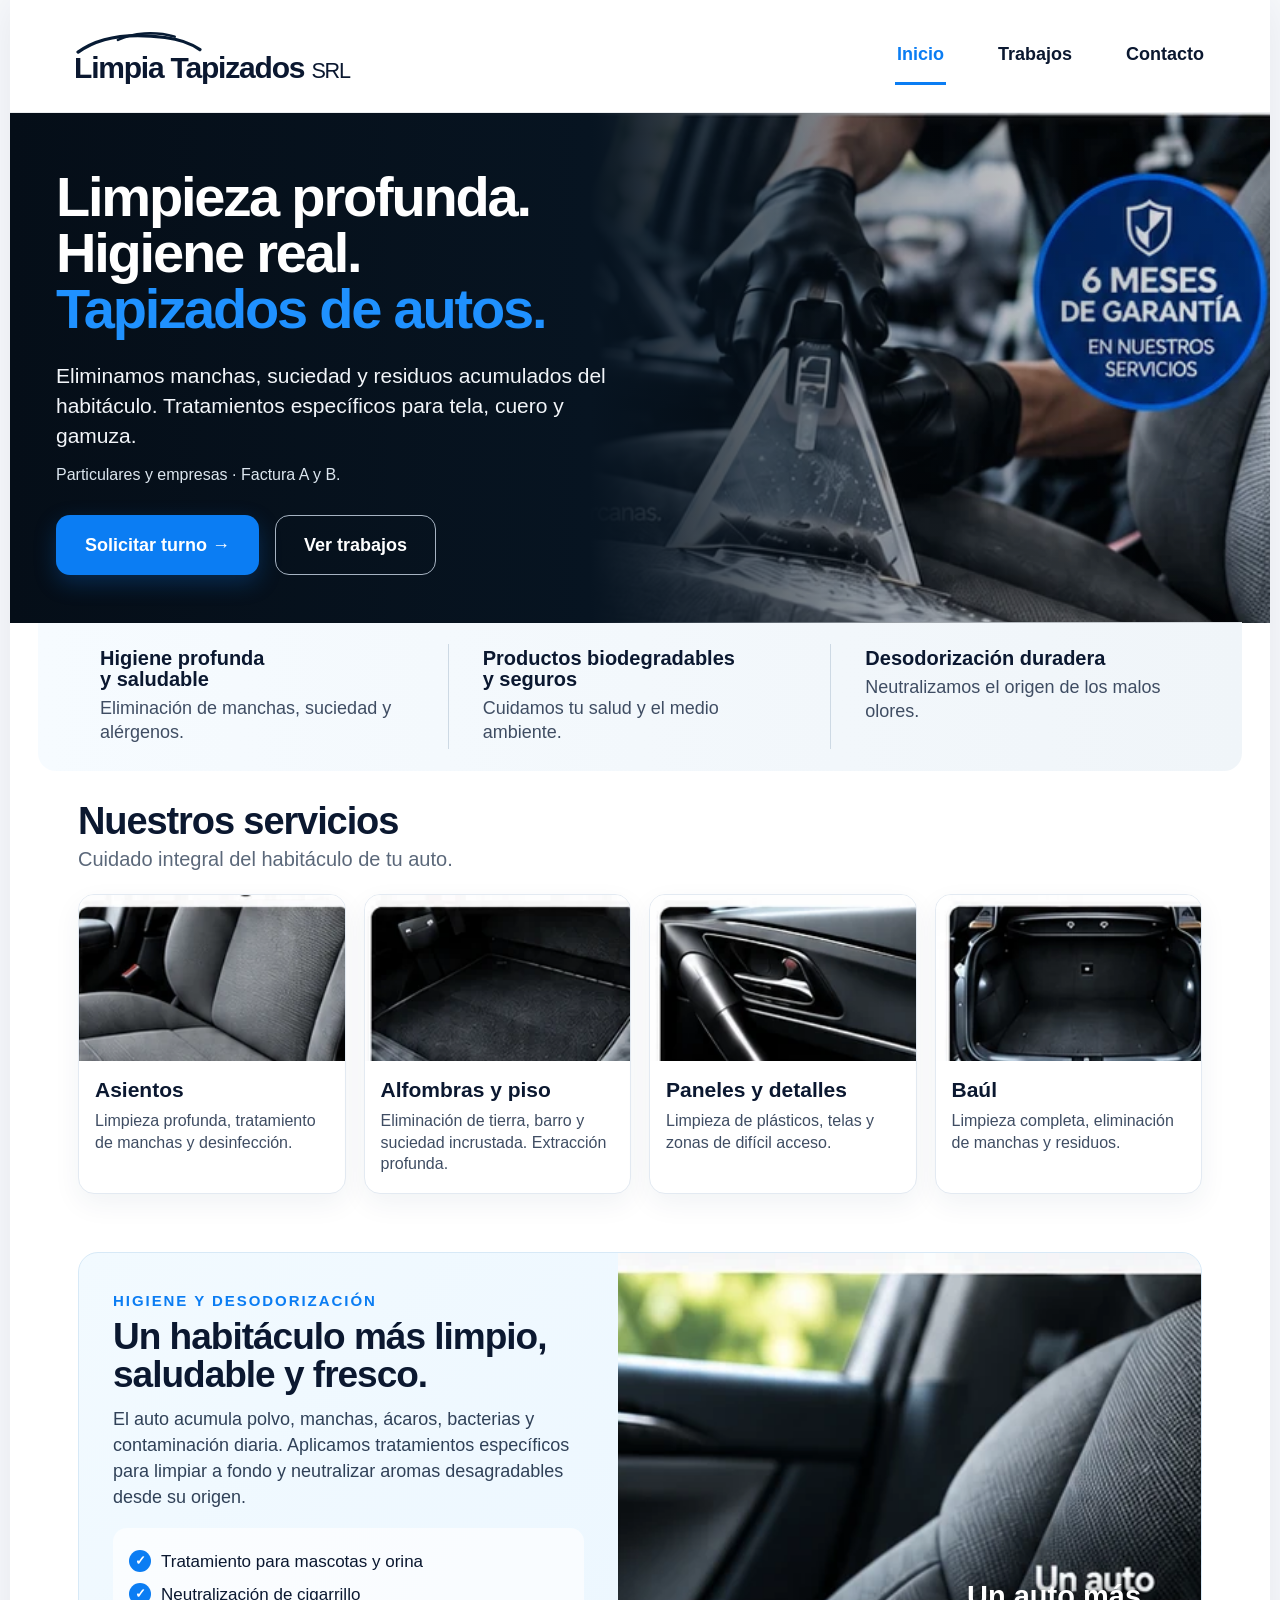
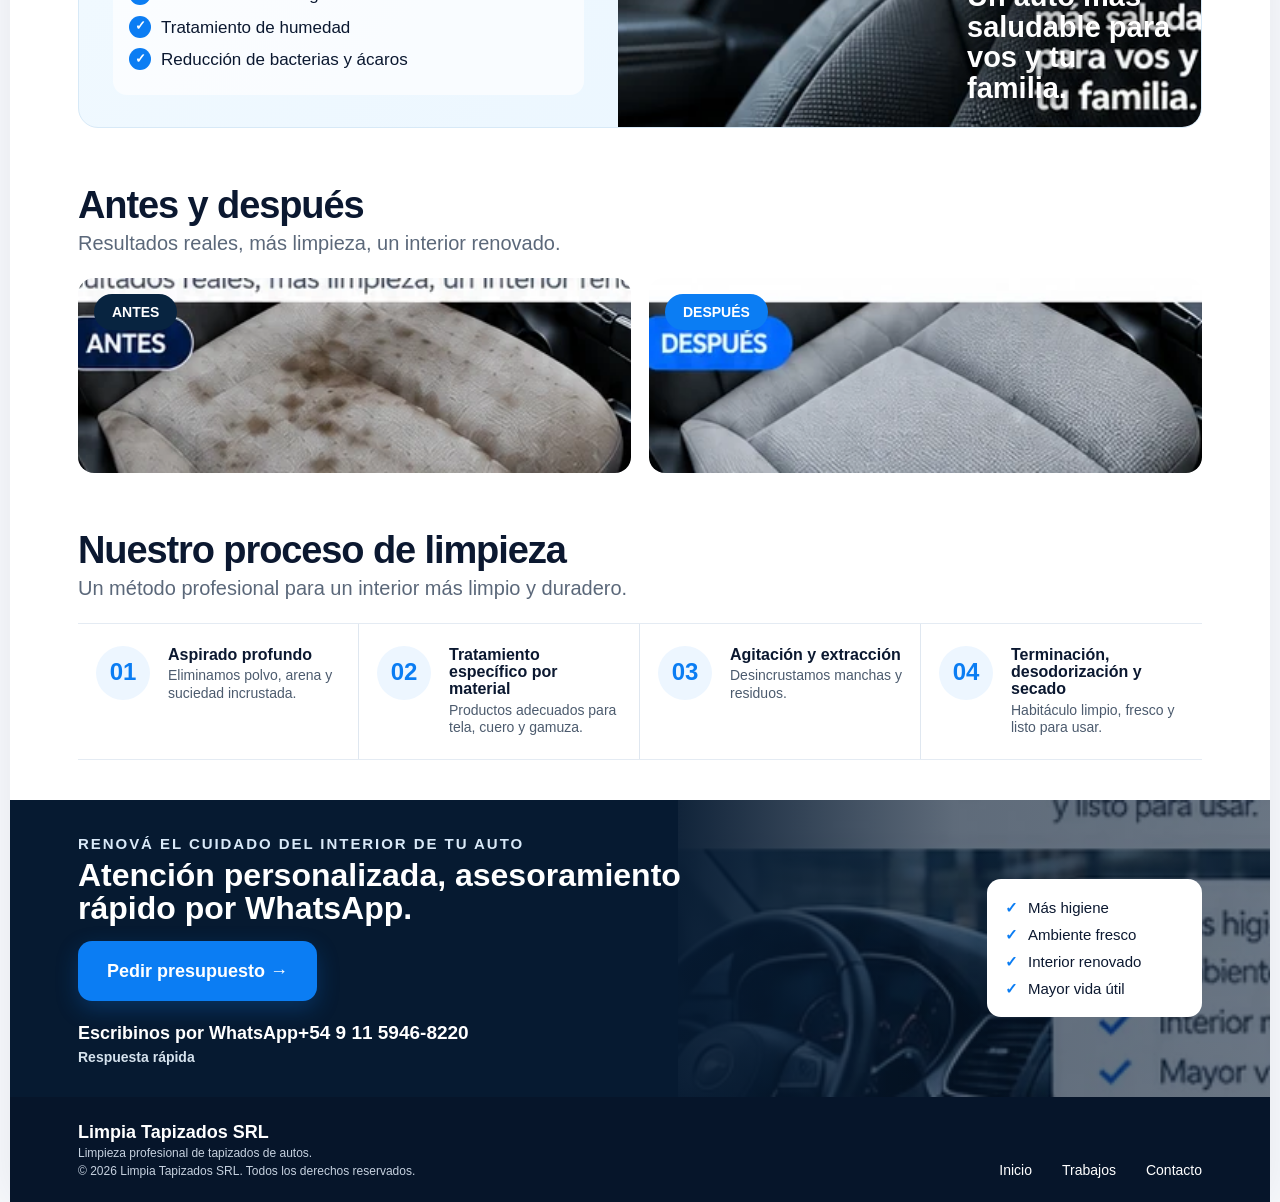
<file: index.html>
<!doctype html>
<html lang="es-AR">
<head>
  <meta charset="utf-8">
  <meta name="viewport" content="width=device-width,initial-scale=1">
  <title>Limpia Tapizados SRL | Limpieza profesional de tapizados de autos</title>
  <meta name="description" content="Limpieza profunda de tapizados e interiores de autos. Asientos, alfombras, paneles y baúl. Presupuestos por WhatsApp.">
  <link rel="canonical" href="https://limpiatapizados.com.ar/">
  <meta property="og:title" content="Limpia Tapizados SRL">
  <meta property="og:description" content="Limpieza profunda. Higiene real. Tapizados de autos.">
  <meta property="og:type" content="website">
  <meta property="og:url" content="https://limpiatapizados.com.ar/">
  <meta property="og:image" content="https://limpiatapizados.com.ar/assets/hero-home.webp">
  <link rel="stylesheet" href="styles.css">
</head>
<body>
<div class="site-shell">
  <header class="header">
    <div class="header-inner">
      <a class="brand" href="index.html" aria-label="Limpia Tapizados SRL - Inicio">
        <span class="brand-wrap">
          <svg class="brand-mark" viewBox="0 0 160 34" aria-hidden="true"><path d="M5 27 C35 5,75 4,112 9 C129 11,145 17,155 24" fill="none" stroke="#071b34" stroke-width="4" stroke-linecap="round"/><path d="M54 12 C72 3,100 1,124 8" fill="none" stroke="#071b34" stroke-width="3" stroke-linecap="round"/></svg>
          <span>Limpia Tapizados <small>SRL</small></span>
        </span>
      </a>
      <nav class="nav" aria-label="Principal"><a class="active" href="index.html">Inicio</a><a href="trabajos.html">Trabajos</a><a href="contacto.html">Contacto</a></nav>
      
    </div>
  </header>

  <main>
    <section class="hero">
      <img class="hero-media" src="assets/hero-home.webp" alt="Limpieza profesional de un asiento de auto con equipo de extracción">
      <div class="hero-copy">
        <h1>Limpieza profunda.<br>Higiene real.<br><span>Tapizados de autos.</span></h1>
        <p>Eliminamos manchas, suciedad y residuos acumulados del habitáculo. Tratamientos específicos para tela, cuero y gamuza.</p>
        <p class="fine">Particulares y empresas · Factura A y B.</p>
        <div class="hero-actions"><a class="btn btn-primary" data-wa="Hola, quiero solicitar un turno para limpieza de tapizados de mi auto." href="#">Solicitar turno →</a><a class="btn btn-outline" href="trabajos.html">Ver trabajos</a></div>
      </div>
    </section>

    <div class="benefits" aria-label="Beneficios principales">
      <div class="benefit"><h3>Higiene profunda<br>y saludable</h3><p>Eliminación de manchas, suciedad y alérgenos.</p></div>
      <div class="benefit"><h3>Productos biodegradables<br>y seguros</h3><p>Cuidamos tu salud y el medio ambiente.</p></div>
      <div class="benefit"><h3>Desodorización duradera</h3><p>Neutralizamos el origen de los malos olores.</p></div>
    </div>

    <section class="section compact">
      <h2 class="section-title">Nuestros servicios</h2><p class="section-sub">Cuidado integral del habitáculo de tu auto.</p>
      <div class="services-grid">
        <article class="card"><img src="assets/service-seats.webp" alt="Asientos de auto"><div class="card-body"><h3>Asientos</h3><p>Limpieza profunda, tratamiento de manchas y desinfección.</p></div></article>
        <article class="card"><img src="assets/service-floor.webp" alt="Alfombras y piso de auto"><div class="card-body"><h3>Alfombras y piso</h3><p>Eliminación de tierra, barro y suciedad incrustada. Extracción profunda.</p></div></article>
        <article class="card"><img src="assets/service-panels.webp" alt="Paneles interiores de auto"><div class="card-body"><h3>Paneles y detalles</h3><p>Limpieza de plásticos, telas y zonas de difícil acceso.</p></div></article>
        <article class="card"><img src="assets/service-trunk.webp" alt="Baúl de auto"><div class="card-body"><h3>Baúl</h3><p>Limpieza completa, eliminación de manchas y residuos.</p></div></article>
      </div>
    </section>

    <section class="section compact">
      <div class="hygiene">
        <div class="hygiene-copy"><span class="eyebrow">Higiene y desodorización</span><h2>Un habitáculo más limpio, saludable y fresco.</h2><p>El auto acumula polvo, manchas, ácaros, bacterias y contaminación diaria. Aplicamos tratamientos específicos para limpiar a fondo y neutralizar aromas desagradables desde su origen.</p>
          <ul class="checks"><li>Tratamiento para mascotas y orina</li><li>Neutralización de cigarrillo</li><li>Tratamiento de humedad</li><li>Reducción de bacterias y ácaros</li></ul>
        </div>
        <div class="hygiene-photo"><img src="assets/hygiene-seat.webp" alt="Interior de auto limpio"><strong>Un auto más saludable para vos y tu familia.</strong></div>
      </div>
    </section>

    <section class="section compact">
      <h2 class="section-title">Antes y después</h2><p class="section-sub">Resultados reales, más limpieza, un interior renovado.</p>
      <div class="before-after"><div class="comparison"><img src="assets/before-seat.webp" alt="Asiento antes de la limpieza"><span class="tag">ANTES</span></div><div class="comparison after"><img src="assets/after-seat.webp" alt="Asiento después de la limpieza"><span class="tag">DESPUÉS</span></div></div>
    </section>

    <section class="section compact">
      <h2 class="section-title">Nuestro proceso de limpieza</h2><p class="section-sub">Un método profesional para un interior más limpio y duradero.</p>
      <div class="process-grid">
        <div class="process"><div class="num">01</div><div><h3>Aspirado profundo</h3><p>Eliminamos polvo, arena y suciedad incrustada.</p></div></div>
        <div class="process"><div class="num">02</div><div><h3>Tratamiento específico por material</h3><p>Productos adecuados para tela, cuero y gamuza.</p></div></div>
        <div class="process"><div class="num">03</div><div><h3>Agitación y extracción</h3><p>Desincrustamos manchas y residuos.</p></div></div>
        <div class="process"><div class="num">04</div><div><h3>Terminación, desodorización y secado</h3><p>Habitáculo limpio, fresco y listo para usar.</p></div></div>
      </div>
    </section>

    <section class="cta"><img class="cta-media" src="assets/cta-home.webp" alt="Interior de automóvil"><div class="cta-inner"><div><span class="eyebrow" style="color:#d9e9f8">Renová el cuidado del interior de tu auto</span><h2>Atención personalizada, asesoramiento rápido por WhatsApp.</h2><div class="cta-actions"><a class="btn btn-primary" data-wa="Hola, quiero pedir un presupuesto para limpiar los tapizados de mi auto." href="#">Pedir presupuesto →</a><a class="wa-inline" data-wa="Hola, quiero consultar por la limpieza de tapizados de mi auto." href="#">Escribinos por WhatsApp<span class="wa-number">+54 9 11 5946-8220</span><small>Respuesta rápida</small></a></div></div><div class="cta-checks"><div>Más higiene</div><div>Ambiente fresco</div><div>Interior renovado</div><div>Mayor vida útil</div></div></div></section>
  </main>

  <footer class="footer"><div class="footer-inner"><div><div class="footer-brand">Limpia Tapizados SRL</div><small>Limpieza profesional de tapizados de autos.</small><small>© 2026 Limpia Tapizados SRL. Todos los derechos reservados.</small></div><div class="footer-nav"><a href="index.html">Inicio</a><a href="trabajos.html">Trabajos</a><a href="contacto.html">Contacto</a></div></div></footer>
</div>
<script src="script.js"></script>
</body></html>
</file>
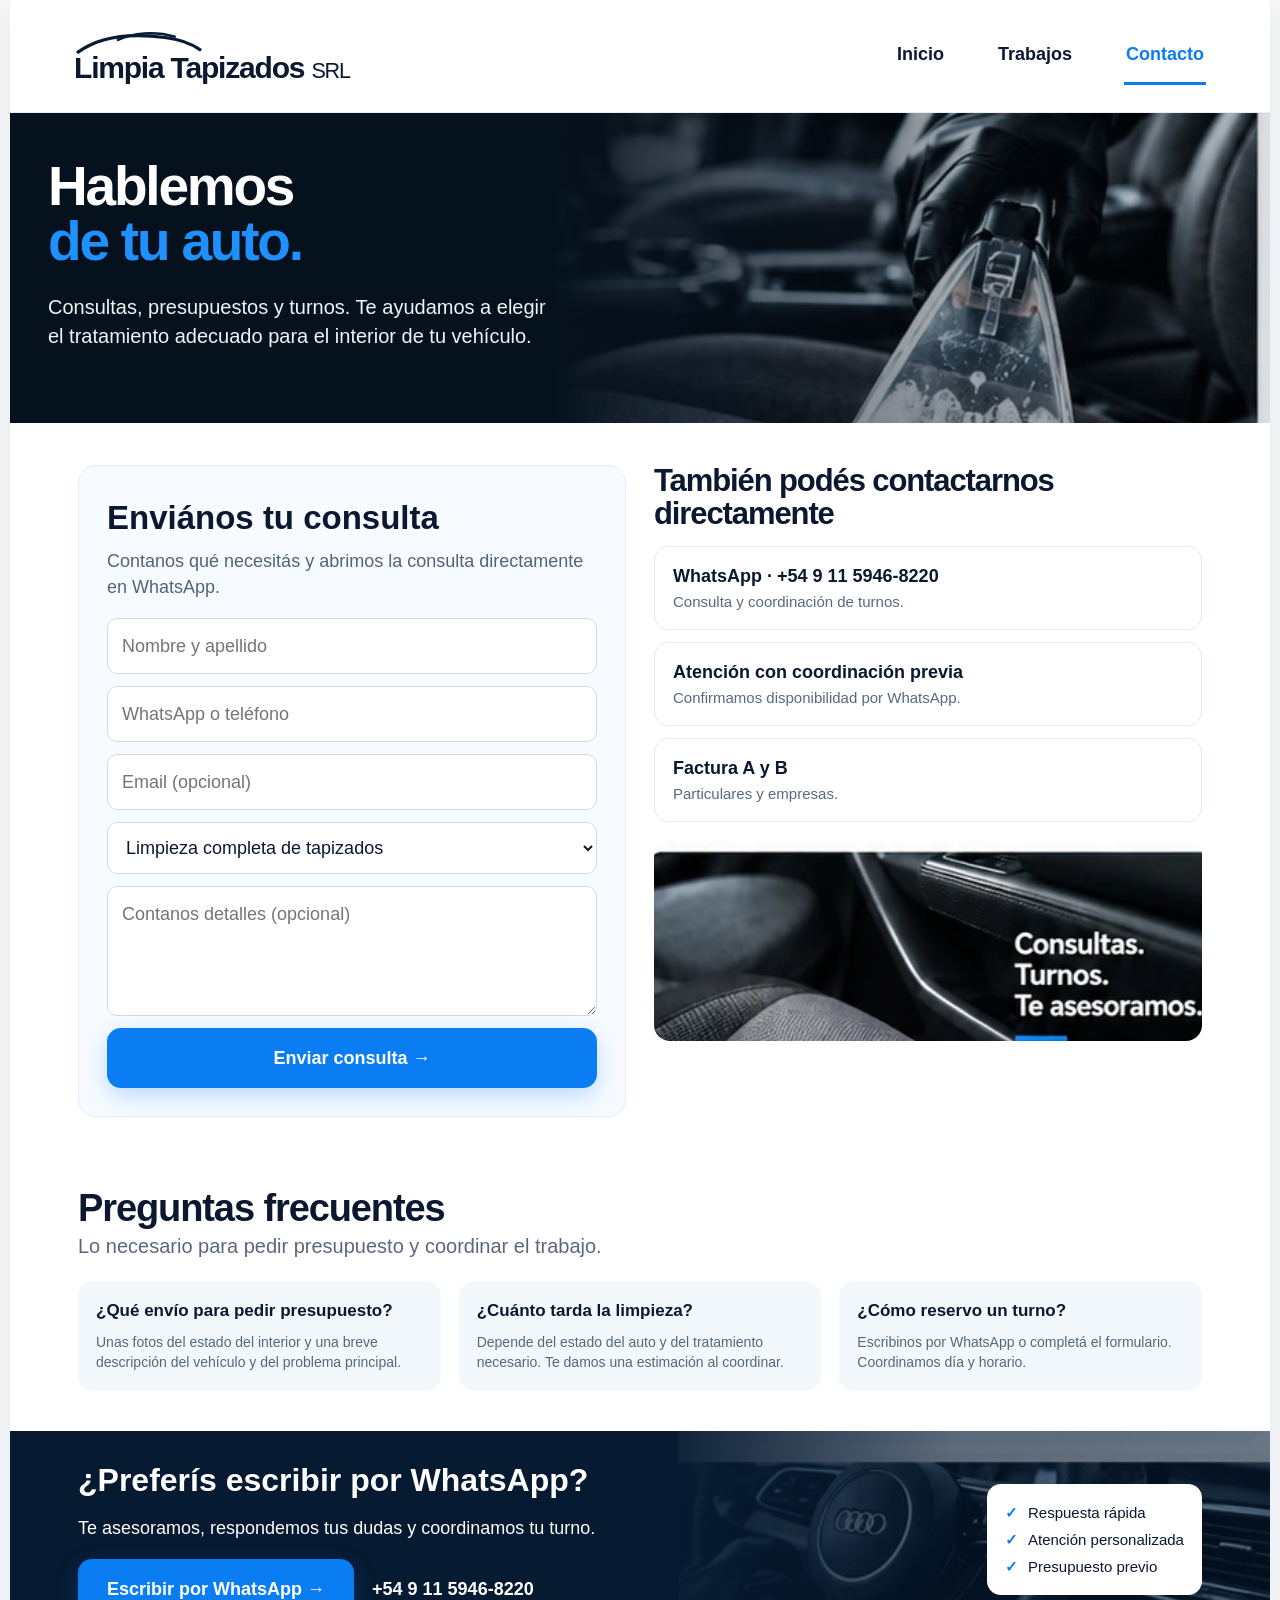
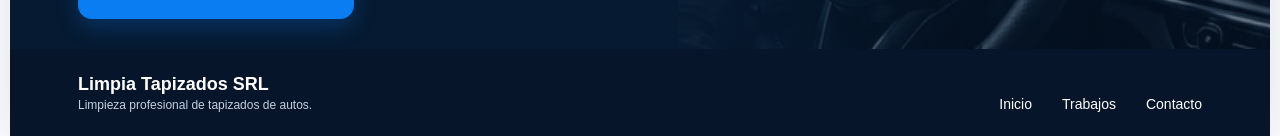
<file: contacto.html>
<!doctype html><html lang="es-AR"><head><meta charset="utf-8"><meta name="viewport" content="width=device-width,initial-scale=1"><title>Contacto | Limpia Tapizados SRL</title><meta name="description" content="Pedí presupuesto o reservá un turno para limpieza de tapizados de autos."><link rel="canonical" href="https://limpiatapizados.com.ar/contacto.html"><link rel="stylesheet" href="styles.css"></head><body><div class="site-shell">
<header class="header"><div class="header-inner"><a class="brand" href="index.html"><span class="brand-wrap"><svg class="brand-mark" viewBox="0 0 160 34"><path d="M5 27 C35 5,75 4,112 9 C129 11,145 17,155 24" fill="none" stroke="#071b34" stroke-width="4" stroke-linecap="round"/><path d="M54 12 C72 3,100 1,124 8" fill="none" stroke="#071b34" stroke-width="3" stroke-linecap="round"/></svg><span>Limpia Tapizados <small>SRL</small></span></span></a><nav class="nav"><a href="index.html">Inicio</a><a href="trabajos.html">Trabajos</a><a class="active" href="contacto.html">Contacto</a></nav></div></header>
<main>
<section class="page-hero"><img src="assets/hero-contact.webp" alt="Limpieza de interior de auto"><div class="page-hero-copy"><h1>Hablemos<br><span style="color:#1f91ff">de tu auto.</span></h1><p>Consultas, presupuestos y turnos. Te ayudamos a elegir el tratamiento adecuado para el interior de tu vehículo.</p></div></section>
<section class="section"><div class="contact-grid">
<div class="panel"><h2>Enviános tu consulta</h2><p>Contanos qué necesitás y abrimos la consulta directamente en WhatsApp.</p><form id="contact-form" class="form"><input name="name" placeholder="Nombre y apellido" required><input name="phone" placeholder="WhatsApp o teléfono" required><input name="email" type="email" placeholder="Email (opcional)"><select name="service"><option>Limpieza completa de tapizados</option><option>Asientos</option><option>Alfombras y piso</option><option>Paneles y detalles</option><option>Baúl</option><option>Consulta para empresa o flota</option></select><textarea name="detail" placeholder="Contanos detalles (opcional)"></textarea><button class="btn btn-primary" type="submit">Enviar consulta →</button></form></div>
<div><h2 class="section-title" style="font-size:31px;margin-bottom:16px">También podés contactarnos directamente</h2><div class="contact-list"><a class="contact-item" data-wa="Hola, quiero consultar por limpieza de tapizados de mi auto." href="#"><b>WhatsApp · +54 9 11 5946-8220</b><span>Consulta y coordinación de turnos.</span></a><div class="contact-item"><b>Atención con coordinación previa</b><span>Confirmamos disponibilidad por WhatsApp.</span></div><div class="contact-item"><b>Factura A y B</b><span>Particulares y empresas.</span></div></div><div class="contact-photo"><img src="assets/contact-side.webp" alt="Interior de auto limpio"></div></div>
</div></section>

<section class="section compact"><h2 class="section-title">Preguntas frecuentes</h2><p class="section-sub">Lo necesario para pedir presupuesto y coordinar el trabajo.</p><div class="faq-grid"><div class="faq"><h3>¿Qué envío para pedir presupuesto?</h3><p>Unas fotos del estado del interior y una breve descripción del vehículo y del problema principal.</p></div><div class="faq"><h3>¿Cuánto tarda la limpieza?</h3><p>Depende del estado del auto y del tratamiento necesario. Te damos una estimación al coordinar.</p></div><div class="faq"><h3>¿Cómo reservo un turno?</h3><p>Escribinos por WhatsApp o completá el formulario. Coordinamos día y horario.</p></div></div></section>
<section class="cta"><img class="cta-media" src="assets/cta-contact.webp" alt="Interior de auto"><div class="cta-inner"><div><h2>¿Preferís escribir por WhatsApp?</h2><p>Te asesoramos, respondemos tus dudas y coordinamos tu turno.</p><div class="cta-actions"><a class="btn btn-primary" data-wa="Hola, quiero consultar y coordinar un turno para limpieza de tapizados." href="#">Escribir por WhatsApp →</a><span class="wa-inline">+54 9 11 5946-8220</span></div></div><div class="cta-checks"><div>Respuesta rápida</div><div>Atención personalizada</div><div>Presupuesto previo</div></div></div></section>
</main>
<footer class="footer"><div class="footer-inner"><div><div class="footer-brand">Limpia Tapizados SRL</div><small>Limpieza profesional de tapizados de autos.</small></div><div class="footer-nav"><a href="index.html">Inicio</a><a href="trabajos.html">Trabajos</a><a href="contacto.html">Contacto</a></div></div></footer></div><script src="script.js"></script></body></html>
</file>
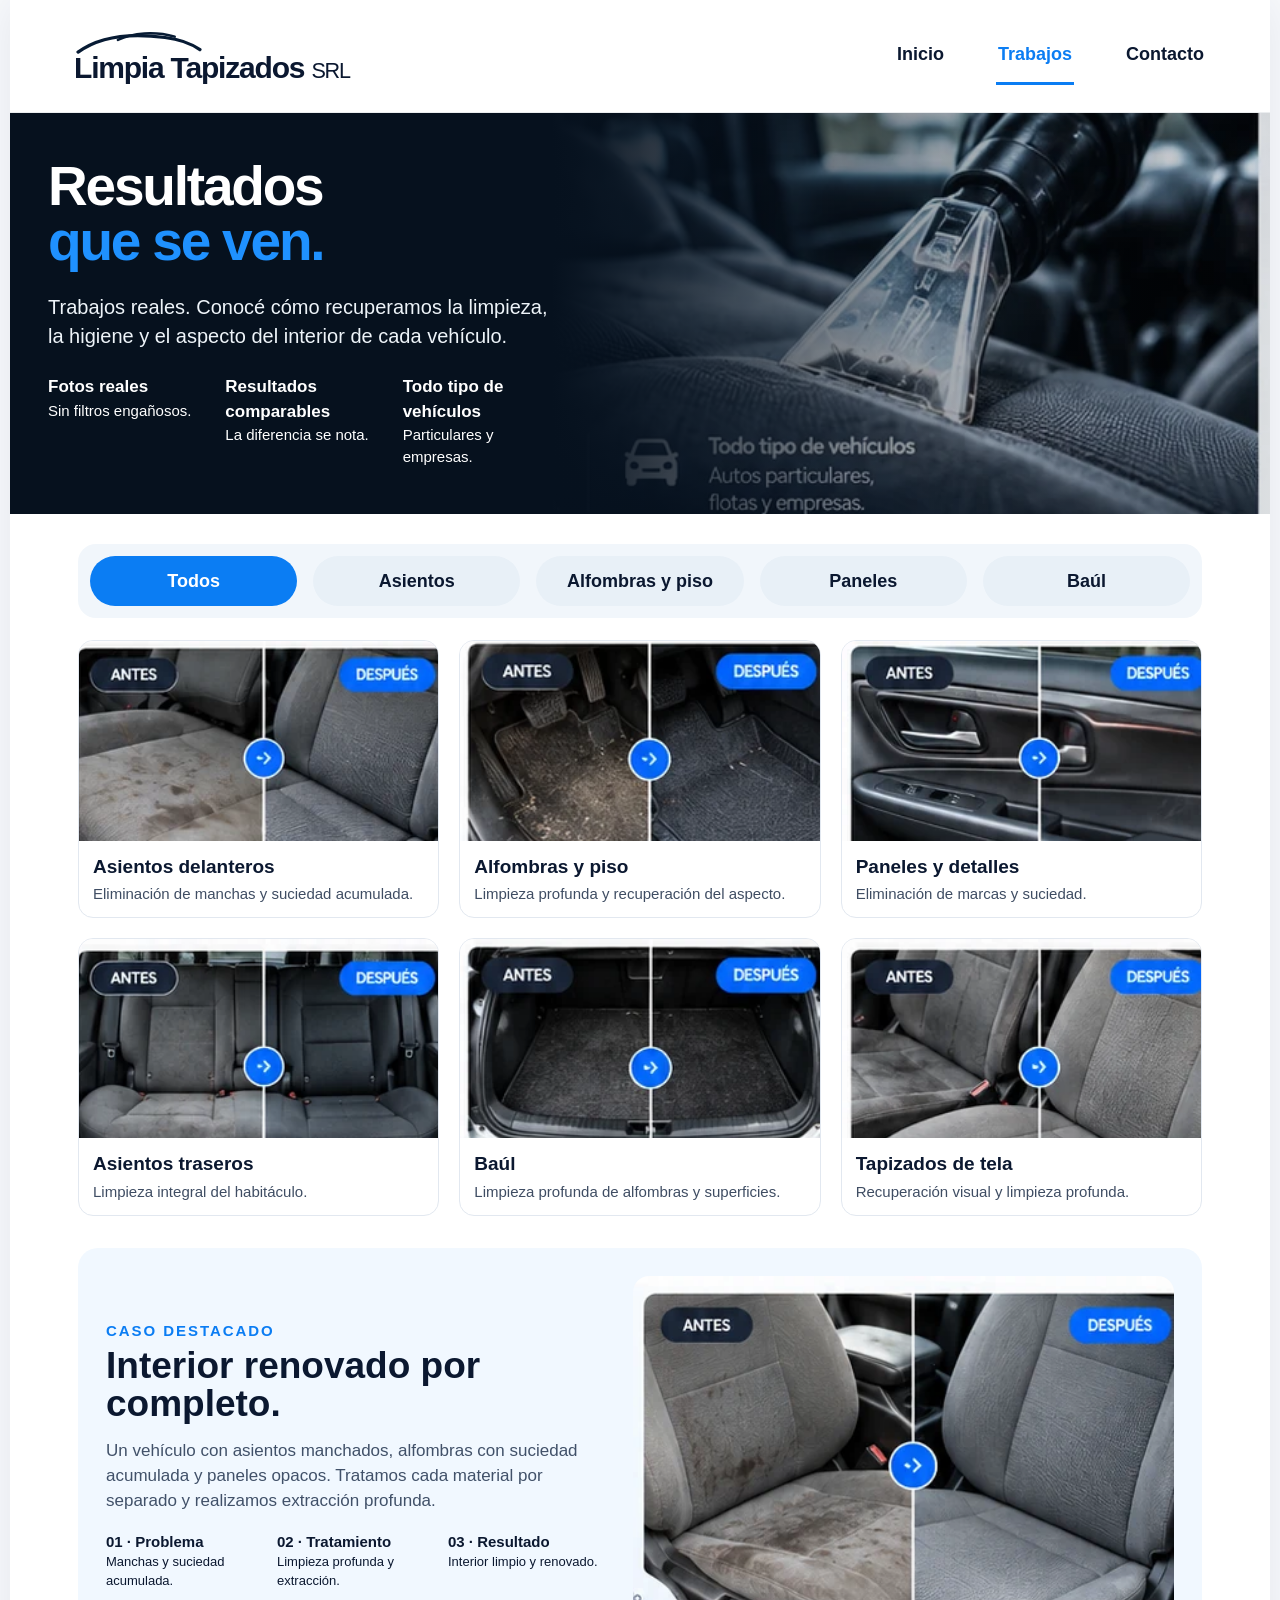
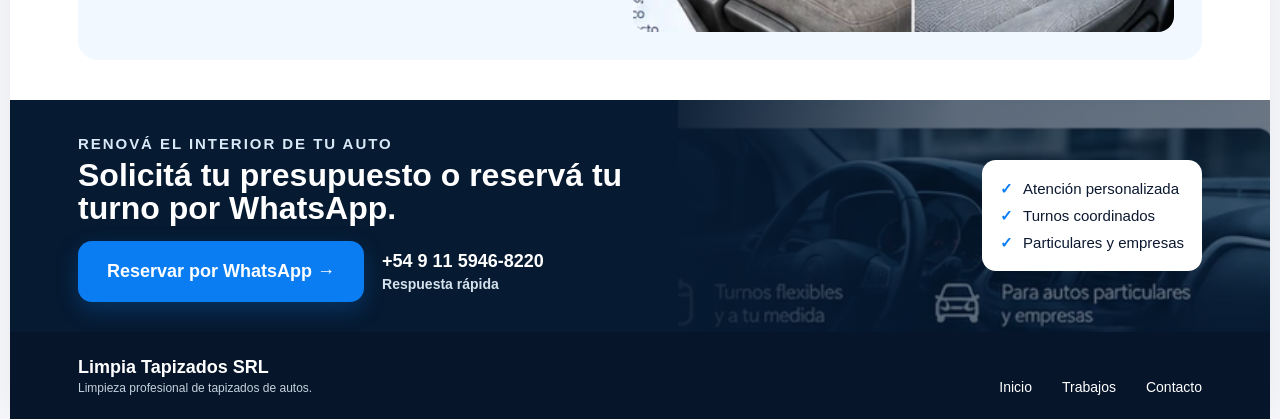
<file: trabajos.html>
<!doctype html><html lang="es-AR"><head><meta charset="utf-8"><meta name="viewport" content="width=device-width,initial-scale=1"><title>Trabajos | Limpia Tapizados SRL</title><meta name="description" content="Trabajos de limpieza de tapizados e interiores de autos: asientos, alfombras, paneles y baúl."><link rel="canonical" href="https://limpiatapizados.com.ar/trabajos.html"><link rel="stylesheet" href="styles.css"></head><body><div class="site-shell">
<header class="header"><div class="header-inner"><a class="brand" href="index.html"><span class="brand-wrap"><svg class="brand-mark" viewBox="0 0 160 34"><path d="M5 27 C35 5,75 4,112 9 C129 11,145 17,155 24" fill="none" stroke="#071b34" stroke-width="4" stroke-linecap="round"/><path d="M54 12 C72 3,100 1,124 8" fill="none" stroke="#071b34" stroke-width="3" stroke-linecap="round"/></svg><span>Limpia Tapizados <small>SRL</small></span></span></a><nav class="nav"><a href="index.html">Inicio</a><a class="active" href="trabajos.html">Trabajos</a><a href="contacto.html">Contacto</a></nav></div></header>
<main>
<section class="page-hero"><img src="assets/hero-work.webp" alt="Trabajo de limpieza de tapizado"><div class="page-hero-copy"><h1>Resultados<br><span style="color:#1f91ff">que se ven.</span></h1><p>Trabajos reales. Conocé cómo recuperamos la limpieza, la higiene y el aspecto del interior de cada vehículo.</p><div class="mini-trust"><div><strong>Fotos reales</strong>Sin filtros engañosos.</div><div><strong>Resultados comparables</strong>La diferencia se nota.</div><div><strong>Todo tipo de vehículos</strong>Particulares y empresas.</div></div></div></section>
<section class="section compact"><div class="filterbar" aria-label="Filtros visuales"><button class="active">Todos</button><button>Asientos</button><button>Alfombras y piso</button><button>Paneles</button><button>Baúl</button></div>
<div class="work-grid">
<article class="work-card"><img src="assets/work-seat-front.webp" alt="Asientos delanteros antes y después"><div class="card-body"><h3>Asientos delanteros</h3><p>Eliminación de manchas y suciedad acumulada.</p></div></article>
<article class="work-card"><img src="assets/work-floor.webp" alt="Alfombras y piso antes y después"><div class="card-body"><h3>Alfombras y piso</h3><p>Limpieza profunda y recuperación del aspecto.</p></div></article>
<article class="work-card"><img src="assets/work-panel.webp" alt="Paneles antes y después"><div class="card-body"><h3>Paneles y detalles</h3><p>Eliminación de marcas y suciedad.</p></div></article>
<article class="work-card"><img src="assets/work-seat-rear.webp" alt="Asientos traseros antes y después"><div class="card-body"><h3>Asientos traseros</h3><p>Limpieza integral del habitáculo.</p></div></article>
<article class="work-card"><img src="assets/work-trunk.webp" alt="Baúl antes y después"><div class="card-body"><h3>Baúl</h3><p>Limpieza profunda de alfombras y superficies.</p></div></article>
<article class="work-card"><img src="assets/work-fabric.webp" alt="Tapizados de tela antes y después"><div class="card-body"><h3>Tapizados de tela</h3><p>Recuperación visual y limpieza profunda.</p></div></article>
</div>
<div class="case"><div><span class="eyebrow">Caso destacado</span><h2>Interior renovado por completo.</h2><p>Un vehículo con asientos manchados, alfombras con suciedad acumulada y paneles opacos. Tratamos cada material por separado y realizamos extracción profunda.</p><div class="case-steps"><div class="case-step"><b>01 · Problema</b>Manchas y suciedad acumulada.</div><div class="case-step"><b>02 · Tratamiento</b>Limpieza profunda y extracción.</div><div class="case-step"><b>03 · Resultado</b>Interior limpio y renovado.</div></div></div><img src="assets/work-feature.webp" alt="Caso destacado antes y después"></div>
</section>
<section class="cta"><img class="cta-media" src="assets/cta-work.webp" alt="Interior de auto"><div class="cta-inner"><div><span class="eyebrow" style="color:#d9e9f8">Renová el interior de tu auto</span><h2>Solicitá tu presupuesto o reservá tu turno por WhatsApp.</h2><div class="cta-actions"><a class="btn btn-primary" data-wa="Hola, vi los trabajos y quiero pedir un presupuesto." href="#">Reservar por WhatsApp →</a><span class="wa-inline">+54 9 11 5946-8220<small>Respuesta rápida</small></span></div></div><div class="cta-checks"><div>Atención personalizada</div><div>Turnos coordinados</div><div>Particulares y empresas</div></div></div></section>
</main>
<footer class="footer"><div class="footer-inner"><div><div class="footer-brand">Limpia Tapizados SRL</div><small>Limpieza profesional de tapizados de autos.</small></div><div class="footer-nav"><a href="index.html">Inicio</a><a href="trabajos.html">Trabajos</a><a href="contacto.html">Contacto</a></div></div></footer></div><script src="script.js"></script></body></html>
</file>
<file: styles.css>
:root{
  --blue:#0b7df3;
  --blue-2:#035ebc;
  --navy:#071b34;
  --ink:#0b1830;
  --muted:#3f4d63;
  --soft:#f2f7fb;
  --line:#dce7f2;
  --white:#fff;
  --radius:20px;
  --shadow:0 18px 50px rgba(7,27,52,.10);
  --max:1180px;
}
*{box-sizing:border-box}
html{scroll-behavior:smooth}
body{margin:0;font-family:Inter,Segoe UI,Arial,sans-serif;color:var(--ink);background:#f7f9fc;font-size:18px;line-height:1.45}
a{color:inherit;text-decoration:none}
img{display:block;width:100%;height:auto}
button,input,select,textarea{font:inherit}
.site-shell{max-width:1260px;margin:0 auto;background:white;min-height:100vh;box-shadow:0 0 45px rgba(8,29,54,.08)}
.header{position:sticky;top:0;z-index:30;background:rgba(255,255,255,.96);backdrop-filter:blur(12px);border-bottom:1px solid rgba(7,27,52,.08)}
.header-inner{max-width:var(--max);min-height:112px;margin:0 auto;padding:18px 24px;display:grid;grid-template-columns:1fr auto;align-items:center;gap:44px}
.brand{display:flex;align-items:center;gap:12px;font-size:30px;font-weight:850;letter-spacing:-1.2px;white-space:nowrap}.brand small{font-weight:450;font-size:.72em}.brand-mark{width:130px;height:30px;display:block;margin-bottom:-6px}.brand-wrap{display:flex;flex-direction:column;line-height:1}
.nav{display:flex;align-items:center;gap:50px;font-weight:750;font-size:18px}.nav a{padding:14px 2px;border-bottom:3px solid transparent}.nav a:hover,.nav a.active{color:var(--blue);border-bottom-color:var(--blue)}
.btn{display:inline-flex;align-items:center;justify-content:center;gap:10px;border-radius:14px;padding:16px 28px;font-weight:800;border:1px solid transparent;transition:.2s ease;cursor:pointer}.btn:hover{transform:translateY(-1px)}.btn-primary{background:var(--blue);color:white;box-shadow:0 8px 22px rgba(11,125,243,.25)}.btn-dark{background:#0b1420;color:white;border-color:rgba(255,255,255,.7)}.btn-outline{background:transparent;border-color:#a6b3c2;color:white}.btn-light{background:#eef6ff;color:#075fb7}
.hero{position:relative;min-height:460px;display:grid;grid-template-columns:1.04fr .96fr;overflow:hidden;background:#07121f;color:white}.hero::before{content:"";position:absolute;inset:0;background:linear-gradient(90deg,#050e18 0%,#071421 46%,rgba(5,14,24,.36) 71%,rgba(5,14,24,.06) 100%);z-index:1}.hero-media{position:absolute;right:0;top:0;width:61%;height:100%;object-fit:cover}.hero-copy{position:relative;z-index:2;padding:56px 46px 48px;max-width:650px}.eyebrow{font-size:15px;font-weight:900;letter-spacing:.13em;text-transform:uppercase;color:var(--blue)}
h1{font-size:56px;line-height:1.0;margin:0 0 24px;letter-spacing:-2.2px}.hero h1 span{color:#1f91ff}.hero p{font-size:21px;line-height:1.42;margin:0 0 14px;color:#f2f5f9}.hero .fine{font-size:16px;color:#dce6ef}.hero-actions{display:flex;gap:16px;flex-wrap:wrap;margin-top:28px}
.benefits{margin:0 28px;transform:translateY(-1px);background:linear-gradient(90deg,#f6fbff,#f0f5f9);border-radius:0 0 18px 18px;display:grid;grid-template-columns:repeat(3,1fr);padding:22px 28px}.benefit{padding:4px 34px;border-right:1px solid #cdd9e4}.benefit:last-child{border-right:0}.benefit h3{margin:0 0 7px;font-size:20px;line-height:1.05}.benefit p{margin:0;color:var(--muted);font-size:18px;line-height:1.32}
.section{max-width:var(--max);margin:0 auto;padding:42px 28px}.section.compact{padding-top:30px;padding-bottom:28px}.section-title{font-size:38px;letter-spacing:-1.1px;margin:0 0 3px;line-height:1.05}.section-sub{font-size:20px;color:#5b687a;margin:0 0 20px}.services-grid{display:grid;grid-template-columns:repeat(4,1fr);gap:18px}.card{background:#fff;border:1px solid #e3eaf2;border-radius:16px;overflow:hidden;box-shadow:0 10px 28px rgba(20,48,82,.06)}.card img{aspect-ratio:1.6/1;object-fit:cover}.card-body{padding:14px 16px 18px}.card h3{margin:0 0 5px;font-size:21px}.card p{margin:0;color:var(--muted);font-size:16px;line-height:1.35}
.hygiene{display:grid;grid-template-columns:1fr 1.08fr;background:linear-gradient(135deg,#f2faff,#e9f5ff);border-radius:20px;overflow:hidden;border:1px solid #d7e9f7}.hygiene-copy{padding:34px 34px 32px}.hygiene-copy h2{font-size:37px;line-height:1.03;margin:5px 0 12px;letter-spacing:-1px}.hygiene-copy p{font-size:18px;color:#304158;margin:0 0 18px}.checks{margin:0;padding:0;list-style:none;background:rgba(255,255,255,.68);border-radius:14px;padding:14px 16px}.checks li{display:flex;gap:10px;align-items:flex-start;margin:8px 0;font-size:17px}.checks li::before{content:"✓";display:grid;place-items:center;flex:0 0 22px;height:22px;border-radius:50%;background:var(--blue);color:white;font-size:13px;font-weight:900}.hygiene-photo{position:relative;min-height:340px}.hygiene-photo img{width:100%;height:100%;object-fit:cover}.hygiene-photo strong{position:absolute;right:24px;bottom:24px;color:#fff;font-size:29px;line-height:1.05;max-width:210px;text-shadow:0 2px 18px #000}
.before-after{display:grid;grid-template-columns:1fr 1fr;gap:18px}.comparison{position:relative;border-radius:16px;overflow:hidden;min-height:195px}.comparison img{height:100%;object-fit:cover}.tag{position:absolute;top:16px;left:16px;border-radius:999px;padding:8px 18px;font-size:14px;font-weight:900;background:#082440;color:white}.comparison.after .tag{background:var(--blue)}
.process-grid{display:grid;grid-template-columns:repeat(4,1fr);gap:0;border-top:1px solid #e4ebf3;border-bottom:1px solid #e4ebf3}.process{display:grid;grid-template-columns:62px 1fr;gap:10px;padding:22px 18px;border-right:1px solid #dfe7f0}.process:last-child{border-right:0}.num{width:54px;height:54px;border-radius:50%;display:grid;place-items:center;background:#edf6ff;color:var(--blue);font-size:24px;font-weight:900}.process h3{font-size:16px;margin:0 0 4px;line-height:1.08}.process p{font-size:14px;color:#4c5b6e;margin:0;line-height:1.25}
.cta{margin-top:12px;background:#061a31;color:white;position:relative;overflow:hidden;min-height:190px}.cta-media{position:absolute;right:0;top:0;width:47%;height:100%;object-fit:cover;opacity:.58}.cta::after{content:"";position:absolute;inset:0;background:linear-gradient(90deg,#061a31 0%,#061a31 50%,rgba(6,26,49,.38) 75%,rgba(6,26,49,.3));}.cta-inner{position:relative;z-index:2;max-width:var(--max);margin:auto;padding:30px 28px;display:grid;grid-template-columns:1.25fr 1fr;gap:30px;align-items:center}.cta h2{font-size:32px;margin:3px 0 16px;line-height:1.04}.cta-actions{display:flex;gap:18px;align-items:center;flex-wrap:wrap}.wa-inline{font-weight:750}.wa-inline small{display:block;font-size:14px;font-weight:550;color:#d5e2ed}.wa-number{font-size:19px;font-weight:900}.cta-checks{justify-self:end;background:white;color:var(--ink);border-radius:14px;padding:13px 18px;min-width:215px}.cta-checks div{margin:5px 0;font-size:15px}.cta-checks div::before{content:"✓";color:var(--blue);font-weight:900;margin-right:10px}
.footer{background:#06152a;color:white}.footer-inner{max-width:var(--max);margin:auto;padding:22px 28px;display:grid;grid-template-columns:1fr auto;gap:30px;align-items:end}.footer-brand{font-weight:850;font-size:18px}.footer small{display:block;color:#c6d1df;font-size:12px}.footer-nav{display:flex;gap:30px;font-size:14px;justify-content:flex-end}
/* portfolio */
.page-hero{position:relative;min-height:310px;background:#071522;color:white;overflow:hidden}.page-hero img{position:absolute;right:0;width:60%;height:100%;object-fit:cover}.page-hero::after{content:"";position:absolute;inset:0;background:linear-gradient(90deg,#06111e 0%,#06111e 43%,rgba(6,17,30,.38) 72%,rgba(6,17,30,.12))}.page-hero-copy{position:relative;z-index:2;padding:46px 38px;max-width:590px}.page-hero h1{font-size:55px}.page-hero p{font-size:20px;color:#eef4f9;margin:0}.mini-trust{display:grid;grid-template-columns:repeat(3,1fr);gap:18px;margin-top:24px;font-size:15px}.mini-trust strong{display:block;font-size:17px}.filterbar{display:flex;gap:16px;background:#f1f6fb;padding:12px;border-radius:18px;margin-bottom:22px}.filterbar button{flex:1;border:0;border-radius:999px;padding:12px;background:#e8f0f7;color:var(--ink);font-weight:800}.filterbar button.active{background:var(--blue);color:white}.work-grid{display:grid;grid-template-columns:repeat(3,1fr);gap:20px}.work-card{border:1px solid #e2e8f0;border-radius:15px;overflow:hidden;background:#fff}.work-card img{aspect-ratio:1.8/1;object-fit:cover}.work-card .card-body{padding:12px 14px}.work-card h3{font-size:19px;margin:0 0 3px}.work-card p{font-size:15px;margin:0;color:var(--muted)}.case{margin-top:32px;background:#f1f8ff;border-radius:20px;padding:28px;display:grid;grid-template-columns:1fr 1.08fr;gap:26px;align-items:center}.case h2{font-size:37px;line-height:1.02;margin:4px 0 10px}.case p{font-size:17px;color:#415169}.case img{border-radius:16px}.case-steps{display:grid;grid-template-columns:repeat(3,1fr);gap:12px;margin-top:18px}.case-step{font-size:13px}.case-step b{display:block;font-size:15px}
/* contact */
.contact-grid{display:grid;grid-template-columns:1fr 1fr;gap:28px}.panel{background:#f7fbff;border:1px solid #e3edf7;border-radius:18px;padding:28px}.panel h2{font-size:33px;margin:0 0 6px}.panel p{color:#52637a;margin-top:0}.form{display:grid;gap:12px}.form input,.form select,.form textarea{width:100%;border:1px solid #cfdbe7;background:white;border-radius:10px;padding:14px;color:var(--ink)}.form textarea{min-height:130px;resize:vertical}.contact-list{display:grid;gap:12px}.contact-item{background:white;border:1px solid #e2eaf2;border-radius:14px;padding:16px 18px}.contact-item b{font-size:18px}.contact-item span{display:block;color:#5a697d;font-size:15px;margin-top:2px}.contact-photo{margin-top:16px;border-radius:16px;overflow:hidden;position:relative}.contact-photo img{aspect-ratio:2.7/1;object-fit:cover}.faq-grid{display:grid;grid-template-columns:repeat(3,1fr);gap:18px}.faq{background:#f3f8fd;border-radius:15px;padding:18px}.faq h3{font-size:17px;margin:0 0 8px}.faq p{font-size:14px;color:#56667b;margin:0}
@media (max-width:900px){body{font-size:17px}.header-inner{grid-template-columns:1fr auto;gap:16px;min-height:96px}.brand{font-size:24px}.brand-mark{width:105px}.nav{justify-content:flex-end;gap:28px;font-size:16px;padding-top:4px}.hero{grid-template-columns:1fr;min-height:560px}.hero-media{width:100%;opacity:.45}.hero::before{background:linear-gradient(90deg,#05101c 0%,rgba(5,16,28,.82) 64%,rgba(5,16,28,.46))}.hero-copy{padding:48px 28px}.benefits{grid-template-columns:1fr;margin:0}.benefit{border-right:0;border-bottom:1px solid #d7e0e8;padding:16px}.benefit:last-child{border-bottom:0}.services-grid{grid-template-columns:repeat(2,1fr)}.hygiene{grid-template-columns:1fr}.hygiene-photo{min-height:260px}.process-grid{grid-template-columns:1fr 1fr}.process:nth-child(2){border-right:0}.before-after{grid-template-columns:1fr}.cta-inner{grid-template-columns:1fr}.cta-checks{justify-self:start}.footer-inner{grid-template-columns:1fr;text-align:left}.work-grid{grid-template-columns:1fr 1fr}.case,.contact-grid,.faq-grid{grid-template-columns:1fr}}
@media (max-width:600px){body{font-size:16px}.site-shell{box-shadow:none}.header-inner{padding:12px 16px;grid-template-columns:1fr}.brand{font-size:21px}.brand-mark{width:92px}.nav{justify-content:flex-start;gap:24px}.hero{min-height:600px}.hero-copy{padding:40px 20px}.hero h1,h1,.page-hero h1{font-size:43px}.hero p{font-size:18px}.section{padding:32px 18px}.section-title{font-size:32px}.section-sub{font-size:17px}.services-grid{grid-template-columns:1fr 1fr;gap:10px}.card h3{font-size:18px}.card p{font-size:14px}.hygiene-copy{padding:24px 22px}.hygiene-copy h2{font-size:32px}.process-grid{grid-template-columns:1fr}.process{border-right:0;border-bottom:1px solid #e3eaf2}.cta-inner{padding:26px 20px}.cta h2{font-size:28px}.footer-inner{padding:20px}.footer-nav{gap:18px}.work-grid{grid-template-columns:1fr}.filterbar{overflow-x:auto}.filterbar button{min-width:120px}.case-steps{grid-template-columns:1fr}.page-hero-copy{padding:40px 22px}.page-hero img{width:100%;opacity:.45}.mini-trust{grid-template-columns:1fr}.contact-grid{gap:16px}.panel{padding:20px}}
</file>
